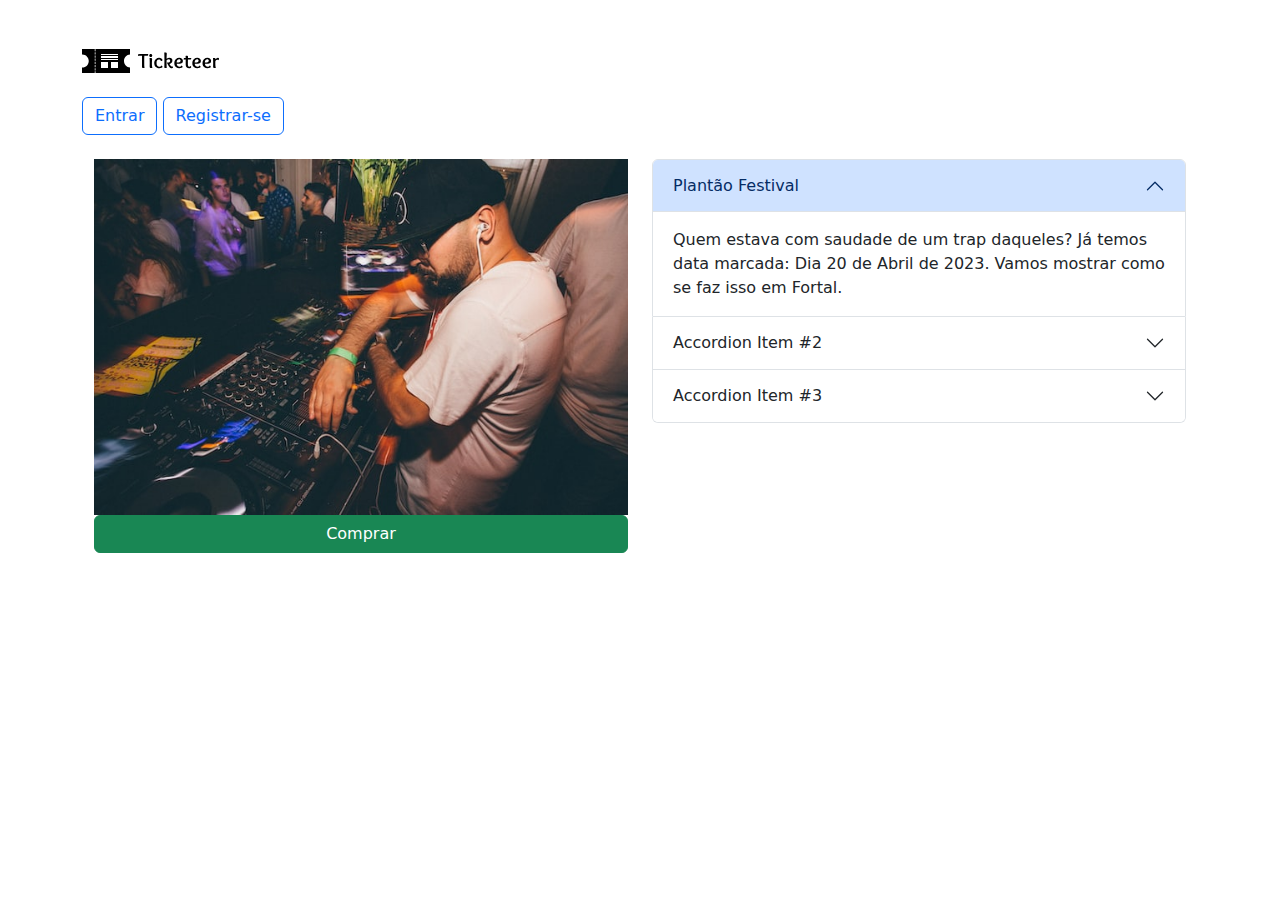
<file: ticket.html>
<!DOCTYPE html>
<html lang="en">
  <head>
    <meta charset="UTF-8" />
    <meta http-equiv="X-UA-Compatible" content="IE=edge" />
    <meta name="viewport" content="width=device-width, initial-scale=1.0" />
    <title>Evento</title>
    <link rel="stylesheet" href="https://cdn.jsdelivr.net/npm/bootstrap@5.3.0-alpha1/dist/css/bootstrap.min.css" />
  </head>
  <body class="container my-5 d-flex flex-column gap-4">
    <a href="index.html"><img id="logo" src="assets/logo.svg" alt="logo" /></a>

      <div id="sign_btns">
        <a href="login.html" id="btn-login" class="btn btn-outline-primary">Entrar</a>
        <a href="cadastro.html" id="btn-register" class="btn btn-outline-primary">Registrar-se</a>
      </div>

      <div id="signed_dd" class="dropdown" hidden>
        <button
          class="btn btn-outline-primary dropdown-toggle"
          type="button"
          data-bs-toggle="dropdown"
          aria-expanded="false"
        >
          Olá, <span id="dd_username">_</span>!
        </button>
        <ul class="dropdown-menu">
          <li><a class="dropdown-item" href="#meu-perfil">Meu Perfil</a></li>
          <li><a class="dropdown-item" href="#meus-ingressos">Meus Ingressos</a></li>
          <li><a id="signout" class="dropdown-item">Sair</a></li>
        </ul>
      </div>
    </header>

    <main class="container d-flex flex-column gap-3">
      <div class="row">
        <div class="col-12 col-md-6">
          <img class="d-block w-100" src="assets/dj-by-steijn-leijzer-on-unsplash.jpg" />

          <a href="checkout.html" type="button" class="btn btn-success w-100">Comprar</a>
        </div>

        <div class="col-12 col-md-6 accordion" id="accordionExample">
          <div class="accordion-item">
            <h2 class="accordion-header">
              <button
                class="accordion-button"
                type="button"
                data-bs-toggle="collapse"
                data-bs-target="#collapseOne"
                aria-expanded="true"
                aria-controls="collapseOne"
              >
                Plantão Festival
              </button>
            </h2>
            <div id="collapseOne" class="accordion-collapse collapse show" data-bs-parent="#accordionExample">
              <div class="accordion-body">
                Quem estava com saudade de um trap daqueles? Já temos data marcada: Dia 20 de Abril de 2023. Vamos
                mostrar como se faz isso em Fortal.
              </div>
            </div>
          </div>
          <div class="accordion-item">
            <h2 class="accordion-header">
              <button
                class="accordion-button collapsed"
                type="button"
                data-bs-toggle="collapse"
                data-bs-target="#collapseTwo"
                aria-expanded="false"
                aria-controls="collapseTwo"
              >
                Accordion Item #2
              </button>
            </h2>
            <div id="collapseTwo" class="accordion-collapse collapse" data-bs-parent="#accordionExample">
              <div class="accordion-body">
                <strong>This is the second item's accordion body.</strong> It is hidden by default, until the collapse
                plugin adds the appropriate classes that we use to style each element. These classes control the overall
                appearance, as well as the showing and hiding via CSS transitions. You can modify any of this with
                custom CSS or overriding our default variables. It's also worth noting that just about any HTML can go
                within the <code>.accordion-body</code>, though the transition does limit overflow.
              </div>
            </div>
          </div>
          <div class="accordion-item">
            <h2 class="accordion-header">
              <button
                class="accordion-button collapsed"
                type="button"
                data-bs-toggle="collapse"
                data-bs-target="#collapseThree"
                aria-expanded="false"
                aria-controls="collapseThree"
              >
                Accordion Item #3
              </button>
            </h2>
            <div id="collapseThree" class="accordion-collapse collapse" data-bs-parent="#accordionExample">
              <div class="accordion-body">
                <strong>This is the third item's accordion body.</strong> It is hidden by default, until the collapse
                plugin adds the appropriate classes that we use to style each element. These classes control the overall
                appearance, as well as the showing and hiding via CSS transitions. You can modify any of this with
                custom CSS or overriding our default variables. It's also worth noting that just about any HTML can go
                within the <code>.accordion-body</code>, though the transition does limit overflow.
              </div>
            </div>
          </div>
        </div>
      </div>
    </main>
    <script src="https://cdn.jsdelivr.net/npm/bootstrap@5.3.0-alpha1/dist/js/bootstrap.bundle.min.js"></script>
    <script src="src/libs/jwt-decode.js"></script>
    <script>
      const token = window.localStorage.getItem('tktkn')
      const signOutBtn = document.getElementById('signout')

      signOutBtn.addEventListener('click', (ev) => {
        window.localStorage.removeItem('tktkn')
        window.location.reload()
      })

      if (token) {
        const tokenContent = jwt_decode(token)
        document.getElementById('dd_username').innerHTML = tokenContent.name.split(' ')[0]

        document.getElementById('sign_btns').setAttribute('hidden', 'true')
        document.getElementById('signed_dd').removeAttribute('hidden')
      }
    </script>
  </body>
</html>
</file>
